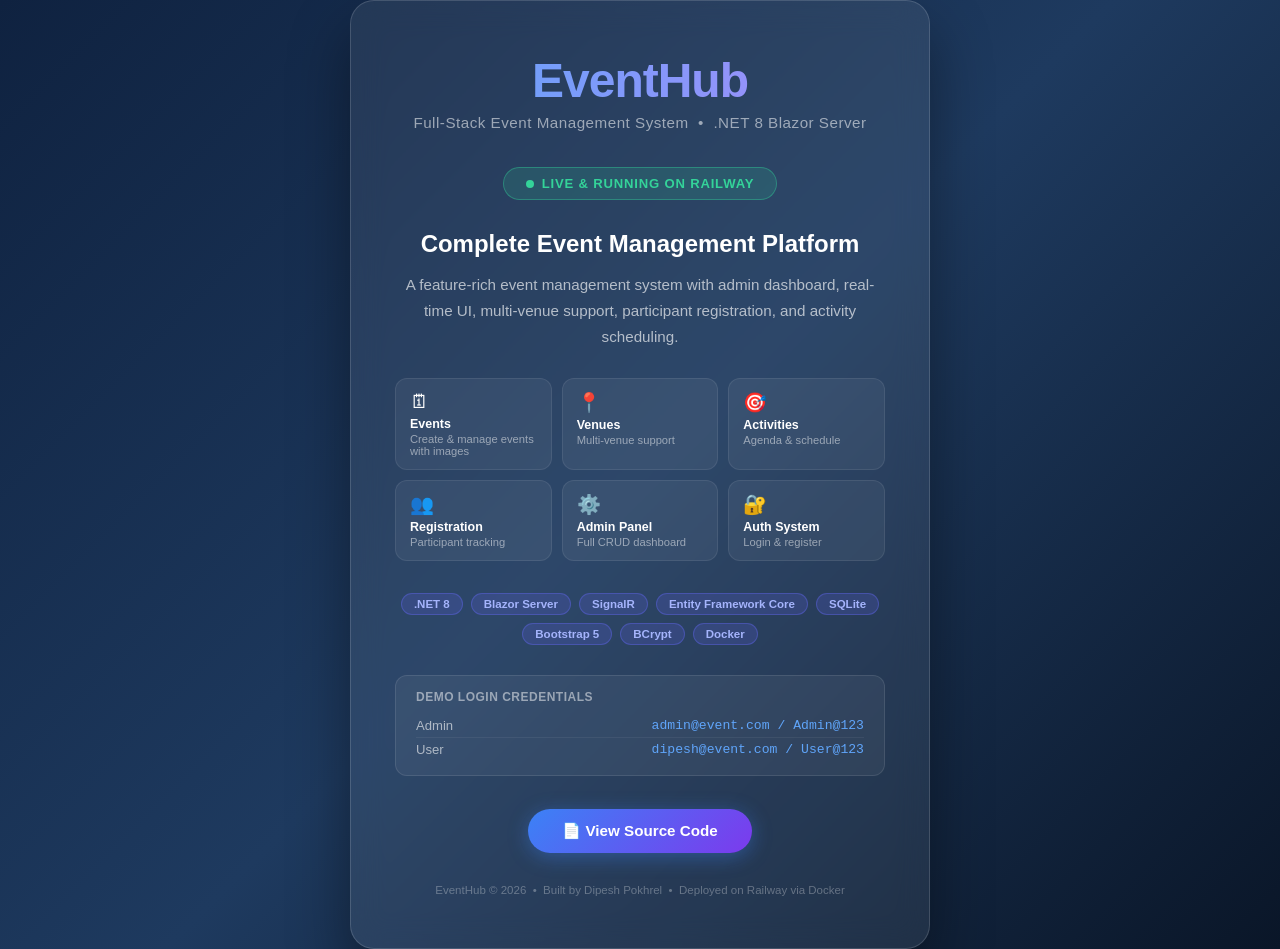
<file: index.html>
<!DOCTYPE html>
<html lang="en">
<head>
  <meta charset="UTF-8" />
  <meta name="viewport" content="width=device-width, initial-scale=1.0" />
  <title>EventHub – Event Management System</title>
  <style>
    * { box-sizing: border-box; margin: 0; padding: 0; }
    body {
      font-family: 'Segoe UI', Tahoma, Geneva, Verdana, sans-serif;
      background: linear-gradient(135deg, #0f2240 0%, #1e3a5f 50%, #0a1628 100%);
      min-height: 100vh;
      display: flex;
      align-items: center;
      justify-content: center;
      color: #fff;
    }
    .card {
      background: rgba(255,255,255,0.07);
      border: 1px solid rgba(255,255,255,0.15);
      border-radius: 24px;
      padding: 52px 44px;
      max-width: 580px;
      width: 92%;
      text-align: center;
      backdrop-filter: blur(16px);
      box-shadow: 0 30px 60px rgba(0,0,0,0.4);
    }
    .logo {
      font-size: 3rem;
      font-weight: 900;
      background: linear-gradient(90deg, #60a5fa 0%, #a78bfa 100%);
      -webkit-background-clip: text;
      -webkit-text-fill-color: transparent;
      margin-bottom: 6px;
      letter-spacing: -1px;
    }
    .tagline {
      color: rgba(255,255,255,0.55);
      font-size: 0.95rem;
      margin-bottom: 36px;
      letter-spacing: 0.5px;
    }
    .badge {
      display: inline-flex;
      align-items: center;
      gap: 8px;
      background: rgba(52,211,153,0.15);
      border: 1px solid rgba(52,211,153,0.4);
      color: #34d399;
      padding: 8px 22px;
      border-radius: 50px;
      font-size: 0.82rem;
      font-weight: 700;
      margin-bottom: 30px;
      text-transform: uppercase;
      letter-spacing: 0.8px;
    }
    .dot {
      width: 8px; height: 8px;
      background: #34d399;
      border-radius: 50%;
      animation: pulse 1.5s infinite;
    }
    @keyframes pulse {
      0%,100% { opacity: 1; transform: scale(1); }
      50% { opacity: 0.3; transform: scale(0.75); }
    }
    h2 {
      font-size: 1.5rem;
      font-weight: 700;
      margin-bottom: 14px;
      color: #fff;
    }
    p {
      color: rgba(255,255,255,0.65);
      line-height: 1.7;
      margin-bottom: 28px;
      font-size: 0.95rem;
    }
    .features {
      display: grid;
      grid-template-columns: 1fr 1fr 1fr;
      gap: 10px;
      margin-bottom: 32px;
      text-align: left;
    }
    .feature {
      background: rgba(255,255,255,0.06);
      border: 1px solid rgba(255,255,255,0.08);
      border-radius: 12px;
      padding: 12px 14px;
    }
    .feature-icon { font-size: 1.2rem; margin-bottom: 4px; }
    .feature-name { font-size: 0.78rem; font-weight: 700; color: #fff; }
    .feature-desc { font-size: 0.7rem; color: rgba(255,255,255,0.5); margin-top: 2px; }
    .tech-stack {
      display: flex;
      flex-wrap: wrap;
      gap: 8px;
      justify-content: center;
      margin-bottom: 30px;
    }
    .tech {
      background: rgba(99,102,241,0.2);
      border: 1px solid rgba(99,102,241,0.4);
      color: #a5b4fc;
      padding: 4px 12px;
      border-radius: 50px;
      font-size: 0.72rem;
      font-weight: 600;
    }
    .creds {
      background: rgba(255,255,255,0.05);
      border: 1px solid rgba(255,255,255,0.1);
      border-radius: 12px;
      padding: 14px 20px;
      margin-bottom: 28px;
      text-align: left;
    }
    .creds-title { font-size: 0.75rem; font-weight: 700; color: rgba(255,255,255,0.5); text-transform: uppercase; letter-spacing: 0.5px; margin-bottom: 10px; }
    .cred { display: flex; justify-content: space-between; font-size: 0.82rem; padding: 4px 0; border-bottom: 1px solid rgba(255,255,255,0.06); }
    .cred:last-child { border-bottom: none; }
    .cred-role { color: rgba(255,255,255,0.6); }
    .cred-val { color: #60a5fa; font-family: monospace; }
    .btn {
      display: inline-block;
      background: linear-gradient(135deg, #3b82f6 0%, #7c3aed 100%);
      color: #fff;
      text-decoration: none;
      padding: 13px 34px;
      border-radius: 50px;
      font-weight: 700;
      font-size: 0.95rem;
      transition: all .2s;
      margin: 5px;
      box-shadow: 0 4px 20px rgba(59,130,246,0.4);
    }
    .btn:hover { transform: translateY(-2px); box-shadow: 0 8px 30px rgba(59,130,246,0.5); }
    .btn-gh {
      background: rgba(255,255,255,0.1);
      box-shadow: none;
      border: 1px solid rgba(255,255,255,0.2);
    }
    .btn-gh:hover { background: rgba(255,255,255,0.15); box-shadow: none; }
    .footer { margin-top: 26px; font-size: 0.72rem; color: rgba(255,255,255,0.3); }
    @media(max-width:480px) { .features { grid-template-columns: 1fr 1fr; } .card { padding: 36px 24px; } }
  </style>
</head>
<body>
  <div class="card">
    <div class="logo">EventHub</div>
    <div class="tagline">Full-Stack Event Management System &nbsp;&bull;&nbsp; .NET 8 Blazor Server</div>

    <div class="badge">
      <div class="dot"></div>
      Live &amp; Running on Railway
    </div>

    <h2>Complete Event Management Platform</h2>
    <p>
      A feature-rich event management system with admin dashboard, real-time UI,
      multi-venue support, participant registration, and activity scheduling.
    </p>

    <div class="features">
      <div class="feature">
        <div class="feature-icon">🗓</div>
        <div class="feature-name">Events</div>
        <div class="feature-desc">Create &amp; manage events with images</div>
      </div>
      <div class="feature">
        <div class="feature-icon">📍</div>
        <div class="feature-name">Venues</div>
        <div class="feature-desc">Multi-venue support</div>
      </div>
      <div class="feature">
        <div class="feature-icon">🎯</div>
        <div class="feature-name">Activities</div>
        <div class="feature-desc">Agenda &amp; schedule</div>
      </div>
      <div class="feature">
        <div class="feature-icon">👥</div>
        <div class="feature-name">Registration</div>
        <div class="feature-desc">Participant tracking</div>
      </div>
      <div class="feature">
        <div class="feature-icon">⚙️</div>
        <div class="feature-name">Admin Panel</div>
        <div class="feature-desc">Full CRUD dashboard</div>
      </div>
      <div class="feature">
        <div class="feature-icon">🔐</div>
        <div class="feature-name">Auth System</div>
        <div class="feature-desc">Login &amp; register</div>
      </div>
    </div>

    <div class="tech-stack">
      <span class="tech">.NET 8</span>
      <span class="tech">Blazor Server</span>
      <span class="tech">SignalR</span>
      <span class="tech">Entity Framework Core</span>
      <span class="tech">SQLite</span>
      <span class="tech">Bootstrap 5</span>
      <span class="tech">BCrypt</span>
      <span class="tech">Docker</span>
    </div>

    <div class="creds">
      <div class="creds-title">Demo Login Credentials</div>
      <div class="cred"><span class="cred-role">Admin</span><span class="cred-val">admin@event.com / Admin@123</span></div>
      <div class="cred"><span class="cred-role">User</span><span class="cred-val">dipesh@event.com / User@123</span></div>
    </div>

    <div>
      <a class="btn" href="https://github.com/Dipesh12-pokhrel/finalevent" target="_blank">
        &#128196; View Source Code
      </a>
    </div>

    <div class="footer">
      EventHub &copy; 2026 &nbsp;&bull;&nbsp; Built by Dipesh Pokhrel &nbsp;&bull;&nbsp;
      Deployed on Railway via Docker
    </div>
  </div>
</body>
</html>
</file>
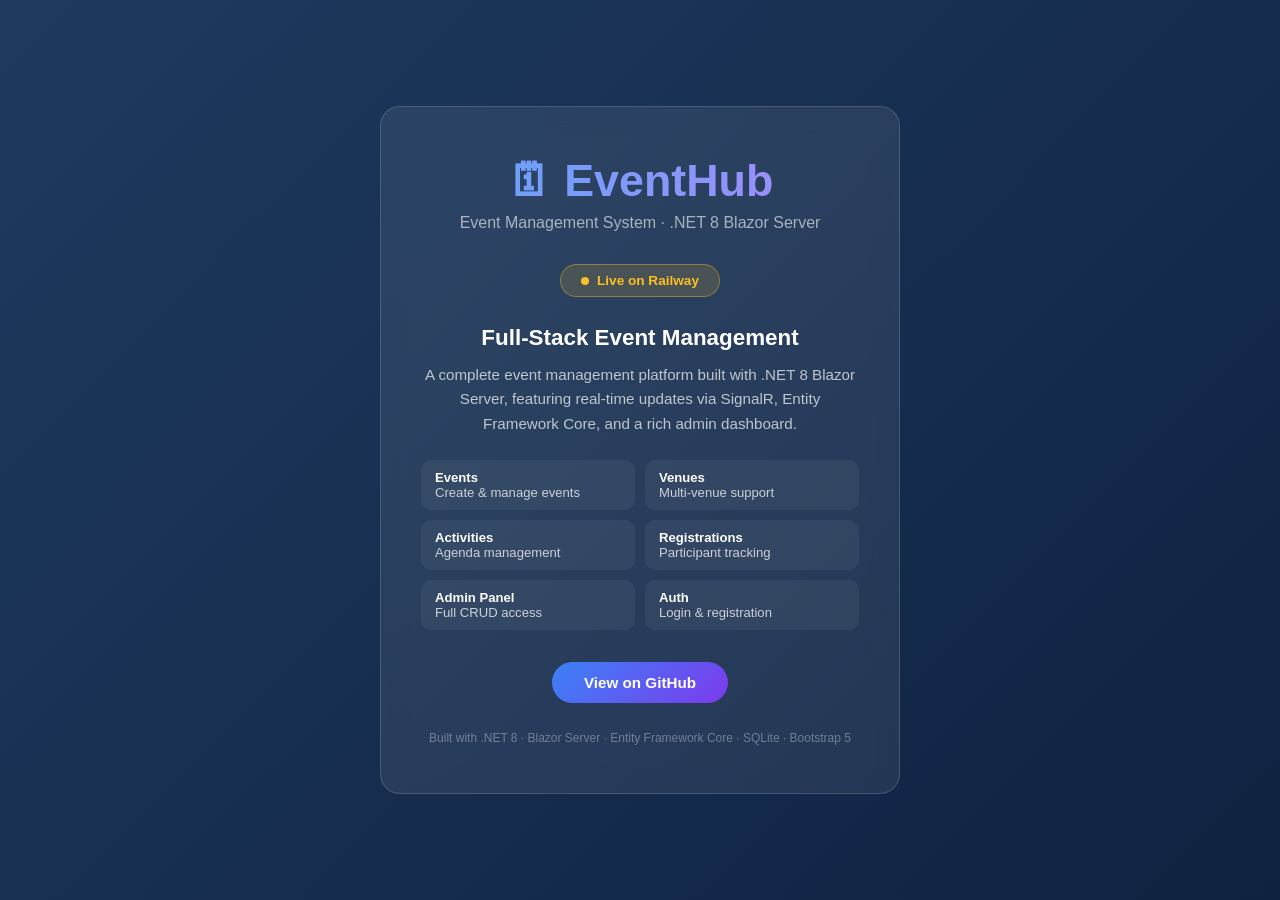
<file: goto_app.html>
<!DOCTYPE html>
<html lang="en">
<head>
  <meta charset="UTF-8" />
  <meta name="viewport" content="width=device-width, initial-scale=1.0" />
  <title>EventHub – Event Management System</title>
  <style>
    * { box-sizing: border-box; margin: 0; padding: 0; }
    body {
      font-family: 'Segoe UI', sans-serif;
      background: linear-gradient(135deg, #1e3a5f 0%, #0f2240 100%);
      min-height: 100vh;
      display: flex;
      align-items: center;
      justify-content: center;
      color: #fff;
    }
    .card {
      background: rgba(255,255,255,0.08);
      border: 1px solid rgba(255,255,255,0.15);
      border-radius: 20px;
      padding: 48px 40px;
      max-width: 520px;
      width: 90%;
      text-align: center;
      backdrop-filter: blur(12px);
    }
    .logo {
      font-size: 2.8rem;
      font-weight: 800;
      background: linear-gradient(90deg, #60a5fa, #a78bfa);
      -webkit-background-clip: text;
      -webkit-text-fill-color: transparent;
      margin-bottom: 8px;
    }
    .tagline { color: rgba(255,255,255,0.6); font-size: 1rem; margin-bottom: 32px; }
    .status-badge {
      display: inline-flex;
      align-items: center;
      gap: 8px;
      background: rgba(251,191,36,0.15);
      border: 1px solid rgba(251,191,36,0.4);
      color: #fbbf24;
      padding: 8px 20px;
      border-radius: 50px;
      font-size: 0.85rem;
      font-weight: 600;
      margin-bottom: 28px;
    }
    .dot {
      width: 8px; height: 8px;
      background: #fbbf24;
      border-radius: 50%;
      animation: pulse 1.5s infinite;
    }
    @keyframes pulse {
      0%,100% { opacity: 1; transform: scale(1); }
      50% { opacity: 0.4; transform: scale(0.8); }
    }
    h2 { font-size: 1.4rem; font-weight: 700; margin-bottom: 12px; }
    p { color: rgba(255,255,255,0.7); line-height: 1.6; margin-bottom: 24px; font-size: 0.95rem; }
    .features {
      display: grid;
      grid-template-columns: 1fr 1fr;
      gap: 10px;
      margin-bottom: 28px;
      text-align: left;
    }
    .feature {
      background: rgba(255,255,255,0.05);
      border-radius: 10px;
      padding: 10px 14px;
      font-size: 0.82rem;
      color: rgba(255,255,255,0.75);
    }
    .feature span { display: block; font-weight: 600; color: #fff; }
    .btn {
      display: inline-block;
      background: linear-gradient(135deg, #3b82f6, #7c3aed);
      color: #fff;
      text-decoration: none;
      padding: 12px 32px;
      border-radius: 50px;
      font-weight: 600;
      font-size: 0.95rem;
      transition: opacity .2s;
      margin: 4px;
    }
    .btn:hover { opacity: 0.85; }
    .btn-outline {
      background: transparent;
      border: 1.5px solid rgba(255,255,255,0.4);
    }
    .footer { margin-top: 24px; font-size: 0.75rem; color: rgba(255,255,255,0.35); }
  </style>
</head>
<body>
  <div class="card">
    <div class="logo">🗓 EventHub</div>
    <div class="tagline">Event Management System &middot; .NET 8 Blazor Server</div>

    <div class="status-badge">
      <div class="dot"></div>
      Live on Railway
    </div>

    <h2>Full-Stack Event Management</h2>
    <p>
      A complete event management platform built with .NET 8 Blazor Server,
      featuring real-time updates via SignalR, Entity Framework Core, and a rich admin dashboard.
    </p>

    <div class="features">
      <div class="feature"><span>Events</span>Create &amp; manage events</div>
      <div class="feature"><span>Venues</span>Multi-venue support</div>
      <div class="feature"><span>Activities</span>Agenda management</div>
      <div class="feature"><span>Registrations</span>Participant tracking</div>
      <div class="feature"><span>Admin Panel</span>Full CRUD access</div>
      <div class="feature"><span>Auth</span>Login &amp; registration</div>
    </div>

    <div>
      <a class="btn" href="https://github.com/Dipesh12-pokhrel/finalevent" target="_blank">
        View on GitHub
      </a>
    </div>

    <div class="footer">Built with .NET 8 &middot; Blazor Server &middot; Entity Framework Core &middot; SQLite &middot; Bootstrap 5</div>
  </div>
</body>
</html>
</file>
